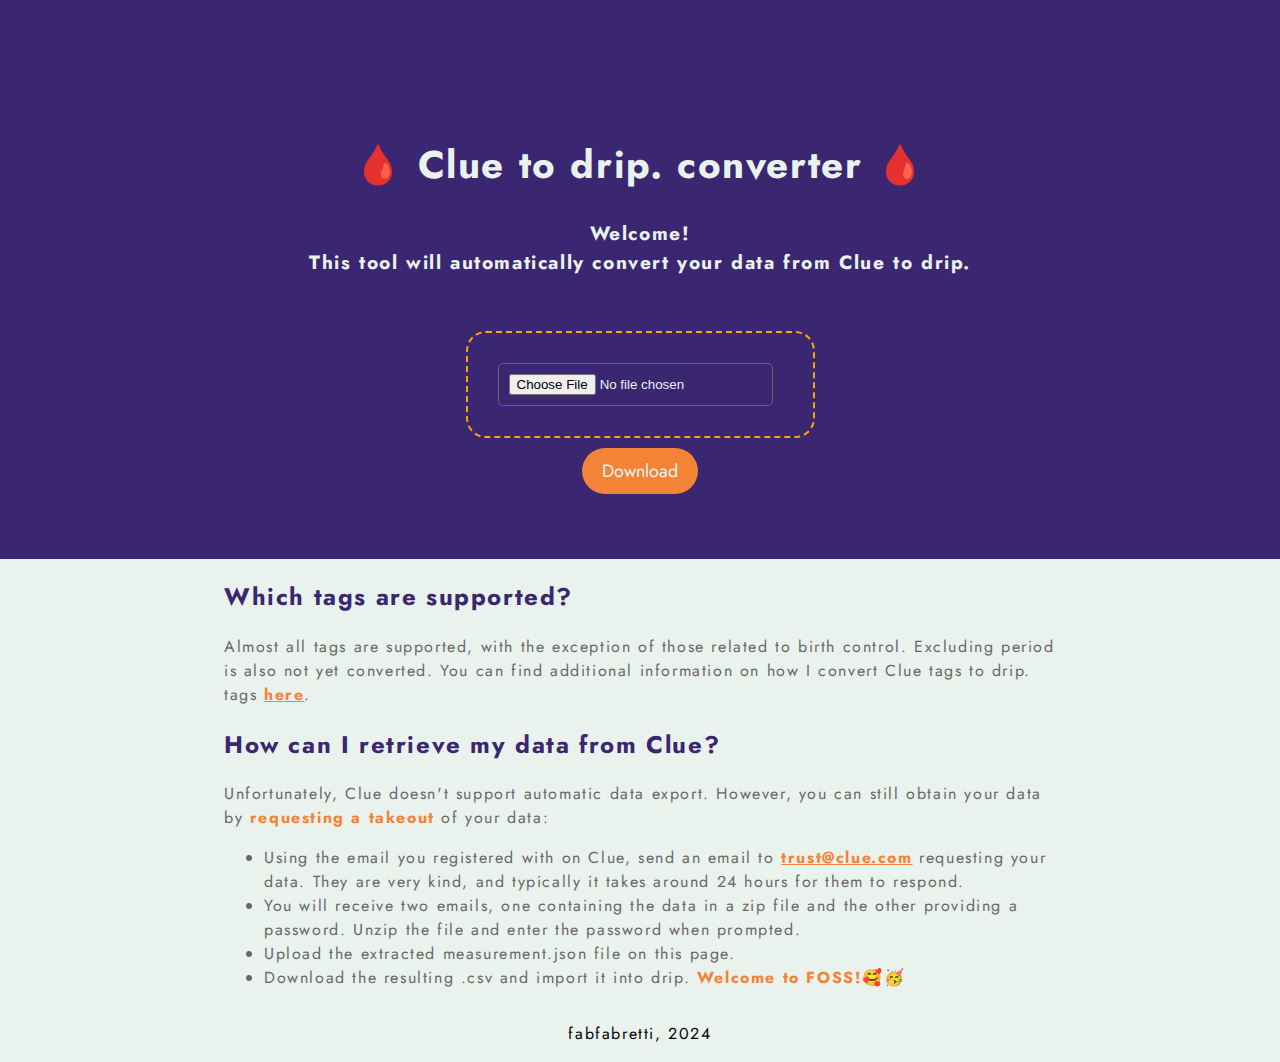
<file: index.html>
<!DOCTYPE html>
<html lang="en">


<head>
    <meta charset="UTF-8">
    <meta name="viewport" content="width=device-width, initial-scale=1.0">
    <title>menstruator migrator</title>
    <link rel="stylesheet" href="styles.css">
</head>


<body>

    <div class="bgcolor">
    <header>
        
        <h1>🩸 Clue to drip. converter 🩸</h1>
        <p>
            Welcome!<br> This tool will automatically convert your data from Clue to drip.
        </p>
    </header>

    <div class="converterDiv">
        <div class="fileUpload">
            <input type="file" id="fileInput" accept=".json">
        </div>
            <button id="fileOutput">Download</button>
        <small>Error :(</small>
    </div>

    <!--<div>
        <p>Preview:</p>
        <p id="output"></p>
    </div>-->

    
    </div>

    <div class="instructionDiv">
        <h2>Which tags are supported?</h2>
        <div>Almost all tags are supported, with the exception of those related to birth control. Excluding period is also not yet converted. You can find additional information on how I convert Clue tags to drip. tags <a href=https://github.com/fabfabretti/clue-to-drip>here</a>.</div>
        <h2>How can I retrieve my data from Clue?</h2>
        <div>Unfortunately, Clue doesn't support automatic data export. However, you can still obtain your data by <em>requesting a takeout</em> of your data:
            <ul>
                <li>
                    Using the email you registered with on Clue, send an email to <a href="mailto:trust@clue.com?subject=Data%20download%20request">
                        trust@clue.com</a>
                        requesting your data. They are very kind, and typically it takes around 24 hours for them to respond.
                </li> 
                <li>
                    You will receive two emails, one containing the data in a zip file and the other providing a password. Unzip the file and enter the password when prompted.                </li>
                <li>
                    Upload the extracted measurement.json file on this page.                </li>
                <li>
                    Download the resulting .csv and import it into drip. <em> Welcome to FOSS!🥰🥳</em>
                </li>
            </ul>

        </div>
    </div>

    <footer>
        <p>fabfabretti, 2024</p>
    </footer>

    <script type="module" src="script.js"></script>

</body>
</html>
</file>
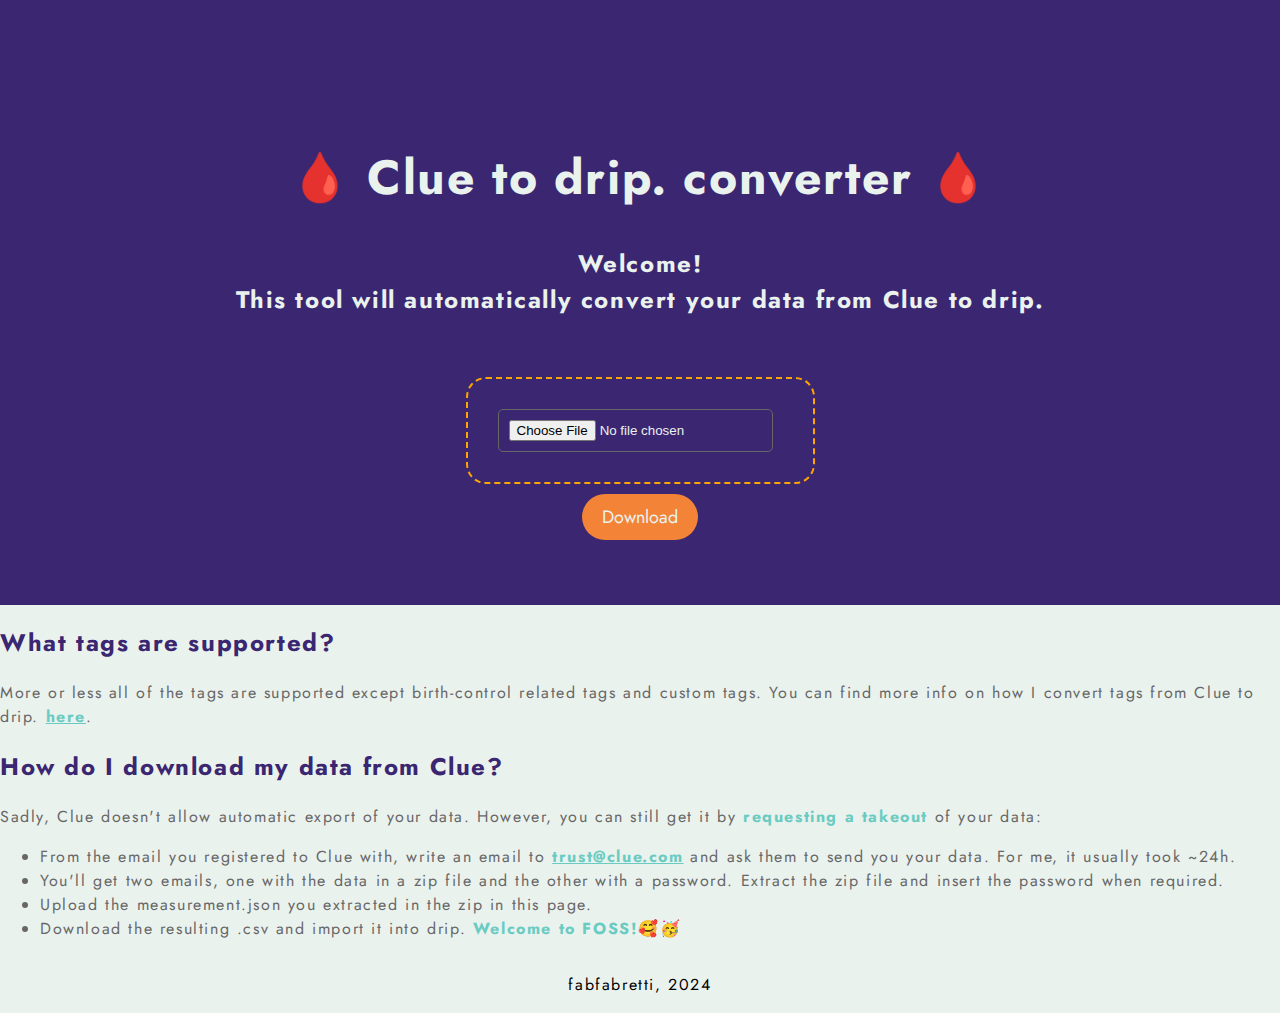
<file: src/index.html>
<!DOCTYPE html>
<html lang="en">


<head>
    <meta charset="UTF-8">
    <meta name="viewport" content="width=device-width, initial-scale=1.0">
    <title>menstruator migrator</title>
    <link rel="stylesheet" href="styles.css">
</head>


<body>

    <div class="bgcolor">
    <header>
        
        <h1>🩸 Clue to drip. converter 🩸</h1>
        <p>
            Welcome!<br> This tool will automatically convert your data from Clue to drip.
        </p>
    </header>

    <div class="converterDiv">
        <div class="fileUpload">
            <input type="file" id="fileInput" accept=".json">
        </div>
            <button id="fileOutput">Download</button>
        <small>Error :(</small>
    </div>

    <!--<div>
        <p>Preview:</p>
        <p id="output"></p>
    </div>-->

    
    </div>

    <div class="instructionDiv">
        <h2>What tags are supported?</h2>
        <div>More or less all of the tags are supported except birth-control related tags and custom tags. You can find more info on how I convert tags from Clue to drip. <a href=https://github.com/fabfabretti/clue-to-drip>here</a>.</div>
        <h2>How do I download my data from Clue?</h2>
        <div>Sadly, Clue doesn't allow automatic export of your data. However, you can still get it by <em>requesting a takeout</em> of your data:
            <ul>
                <li>
                    From the email you registered to Clue with, write an email to <a href="mailto:trust@clue.com?subject=Data%20download%20request">
                        trust@clue.com</a>
                     and ask them to send you your data. For me, it usually took ~24h.
                </li> 
                <li>
                    You'll get two emails, one with the data in a zip file and the other with a password. Extract the zip file and insert the password when required.
                </li>
                <li>
                    Upload the measurement.json you extracted in the zip in this page.
                </li>
                <li>
                    Download the resulting .csv and import it into drip. <em> Welcome to FOSS!🥰🥳</em>
                </li>
            </ul>

        </div>
    </div>

    <footer>
        <p>fabfabretti, 2024</p>
    </footer>

    <script type="module" src="script.js"></script>

</body>
</html>
</file>
<file: styles.css>
@import url(https://fonts.googleapis.com/css?family=Jost);



body {
    font-family: "Jost",sans-serif;
    background-color: #eaf2ee;
    margin: 0;
    display: flex;
    flex-direction: column;
    align-items:center;
    line-height: 1.5;
    letter-spacing:.1rem;
}

.bgcolor{
    width:100%;
    font-weight: bold;
    font-size: larger;
    background-color: #3a2671;
    display: flex;
    flex-direction: column;
    align-items: center;
    padding: 50px;
}

header {
    width:80%;
    background-color: #3a2671;
    color: #eaf2ee;
    text-align: center;
    padding: 20px;
    padding-top: 60px;
}


.converterDiv {
    display:flex;
    flex-direction: column;
    text-align: center;
    padding: 10px;
    width: 100px;
    align-items: center;

    > * {
        color:#eaf2ee;
        margin:5px;
    }
}
.instructionDiv{
    width:65%;
    color:#676767;
    > h2 {
        color:#3a2671
    }
}

small{
    color:#f38337;
    display:none;
}

.fileUpload{
  position:relative;
  background-color:var(--grey);
  padding:30px;
  border-radius:1em;
  border:2px dashed orange;
  flex-direction:column;
  align-items:center;
  justify-content:center;
  display:flex;
  text-align:center;
  font-size:20px;
  font-weight:500
}


input {
    padding: 10px;
    margin-right: 10px;
    border: 1px solid #676767;
    border-radius: 5px;
}

button {
    font-family: "Jost";
    font-size: large;
    padding: 10px 20px;
    cursor: pointer;
    background-color: #f38337;
    color: #eaf2ee;
    border: none;
    border-radius: 30px;
}

#output {
    width: 100%;
    max-width: 600px;
    height: 300px;
    padding: 10px;
    overflow: auto;
    background-color: #fff;
}

em,a {
    color:#f38337;
    font-weight: bolder;
    font-style: normal;
}
</file>
<file: src/styles.css>
@import url(https://fonts.googleapis.com/css?family=Jost);



body {
    font-family: "Jost",sans-serif;
    background-color: #eaf2ee;
    margin: 0;
    display: flex;
    flex-direction: column;
    align-items:center;
    line-height: 1.5;
    letter-spacing:.1rem;
}

.bgcolor{
    width:100%;
    font-weight: bold;
    font-size:x-large;
    background-color: #3a2671;
    display: flex;
    flex-direction: column;
    align-items: center;
    padding: 50px;
}

header {
    background-color: #3a2671;
    color: #eaf2ee;
    text-align: center;
    padding: 20px;
    padding-top: 60px;
}


.converterDiv {
    display:flex;
    flex-direction: column;
    text-align: center;
    padding: 10px;
    width: 100px;
    align-items: center;

    > * {
        color:#eaf2ee;
        margin:5px;
    }
}
.instructionDiv{
    color:#676767;
    > h2 {
        color:#3a2671
    }
}

small{
    color:#f38337;
    display:none;
}

.fileUpload{
  position:relative;
  background-color:var(--grey);
  padding:30px;
  border-radius:1em;
  border:2px dashed orange;
  flex-direction:column;
  align-items:center;
  justify-content:center;
  display:flex;
  text-align:center;
  font-size:20px;
  font-weight:500
}


input {
    padding: 10px;
    margin-right: 10px;
    border: 1px solid #676767;
    border-radius: 5px;
}

button {
    font-family: "Jost";
    font-size: large;
    padding: 10px 20px;
    cursor: pointer;
    background-color: #f38337;
    color: #eaf2ee;
    border: none;
    border-radius: 30px;
}

#output {
    width: 100%;
    max-width: 600px;
    height: 300px;
    padding: 10px;
    overflow: auto;
    background-color: #fff;
}

em,a {
    color:#69cbc1;
    font-weight: bolder;
    font-style: normal;
}
</file>
